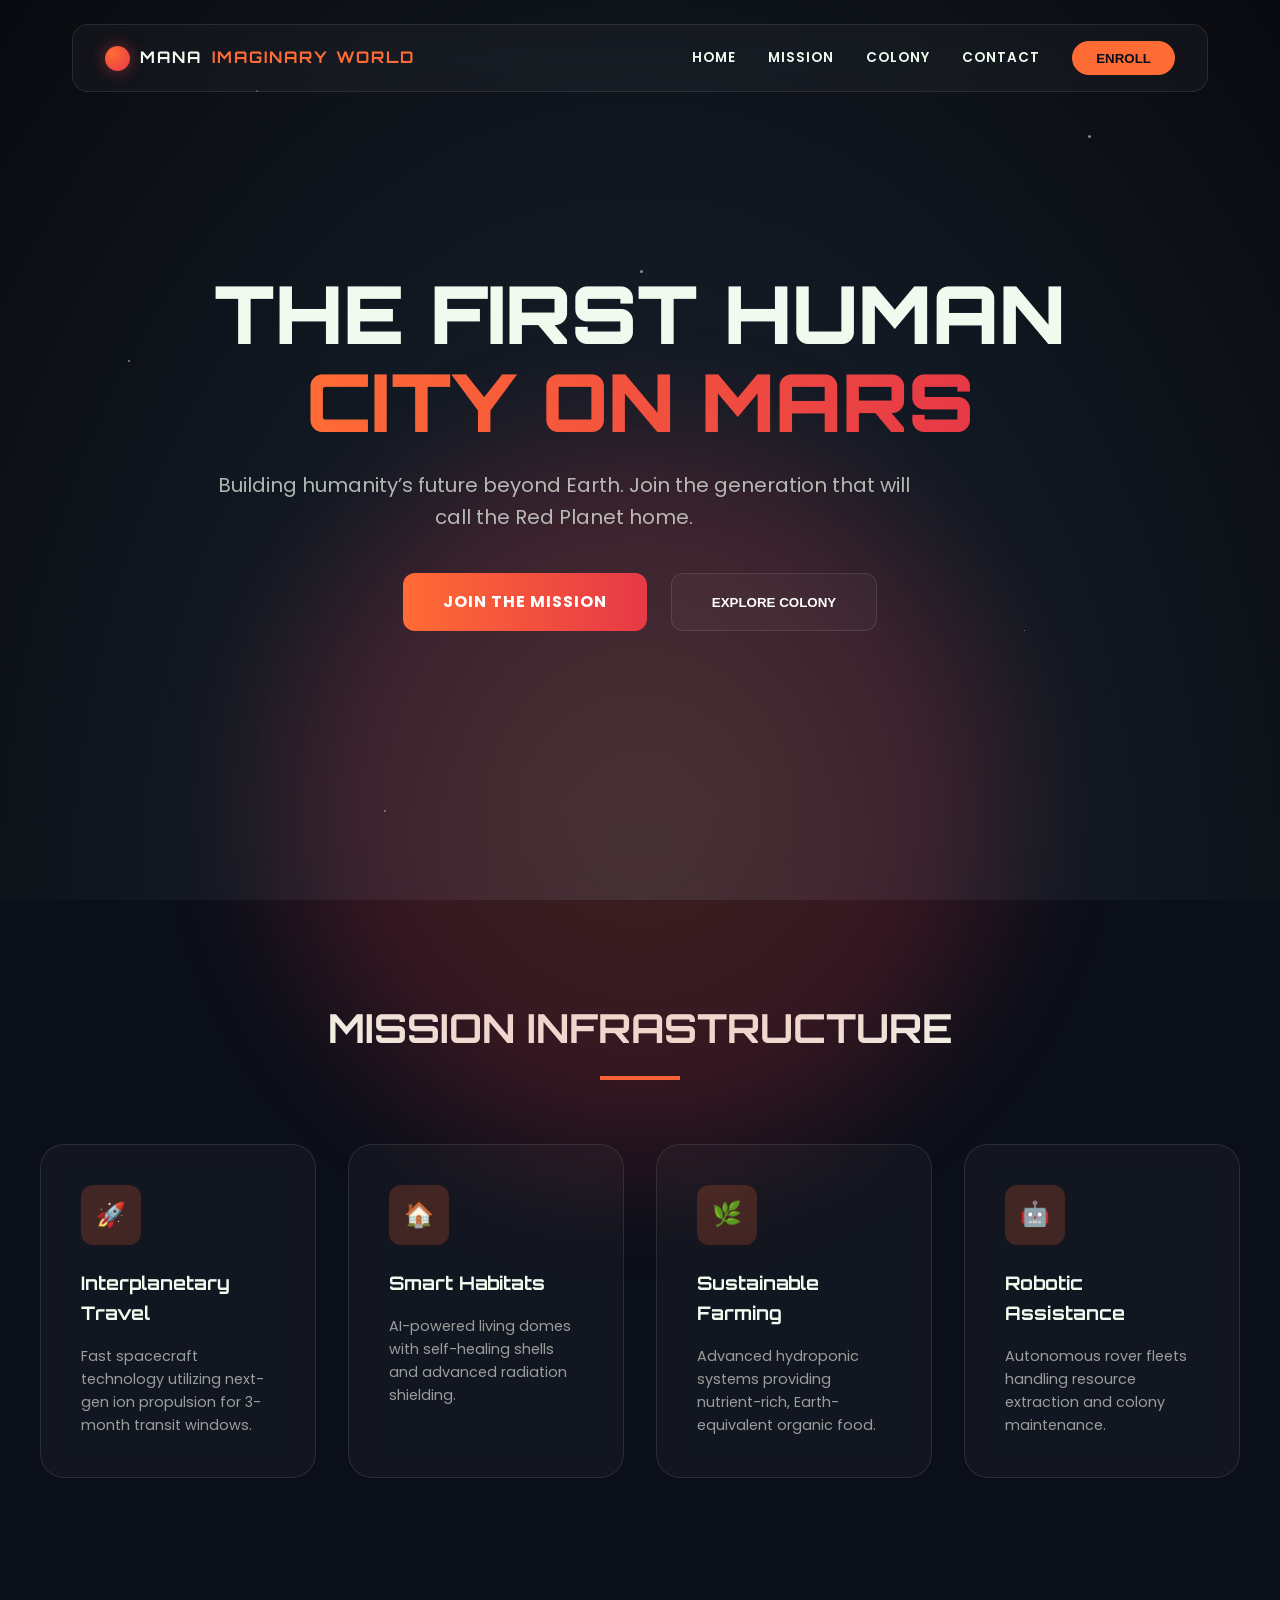
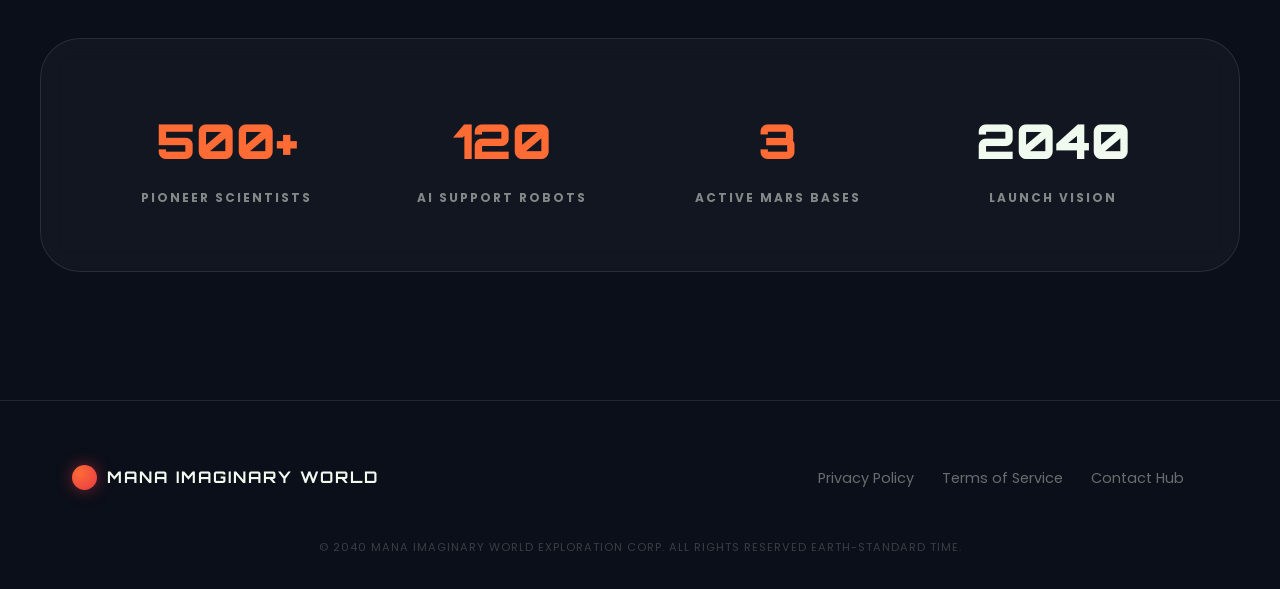
<file: task 1/index.html>
<!DOCTYPE html>
<html lang="en">
<head>
    <meta charset="UTF-8">
    <meta name="viewport" content="width=device-width, initial-scale=1.0">
    <title>Mana Imaginary World | The Future of Humanity</title>
    <!-- Fonts -->
    <link href="https://fonts.googleapis.com/css2?family=Orbitron:wght@400;700;900&family=Poppins:wght@300;400;600&display=swap" rel="stylesheet">
    <!-- Link to external CSS -->
    <link rel="stylesheet" href="style.css">
</head>
<body>

    <!-- Stars Background -->
    <div class="stars-container">
        <div class="star" style="top: 10%; left: 20%; width: 2px; height: 2px;"></div>
        <div class="star" style="top: 30%; left: 50%; width: 3px; height: 3px; animation-delay: 1s;"></div>
        <div class="star" style="top: 70%; left: 80%; width: 1px; height: 1px; animation-delay: 2s;"></div>
        <div class="star" style="top: 40%; left: 10%; width: 2px; height: 2px; animation-delay: 0.5s;"></div>
        <div class="star" style="top: 90%; left: 30%; width: 2px; height: 2px; animation-delay: 1.5s;"></div>
        <div class="star" style="top: 15%; left: 85%; width: 3px; height: 3px;"></div>
    </div>

    <header>
        <div class="container">
            <nav class="glass">
                <a href="#" class="logo">
                    <div class="mars-dot"></div>
                    MANA <span class="accent">IMAGINARY WORLD</span>
                </a>
                <div class="nav-links">
                    <a href="#home">Home</a>
                    <a href="#mission">Mission</a>
                    <a href="#colony">Colony</a>
                    <a href="#contact">Contact</a>
                    <button class="enroll-btn">ENROLL</button>
                </div>
            </nav>
        </div>
    </header>

    <main>
        <section id="home">
            <div class="hero-content container">
                <h1>THE FIRST HUMAN <br> <span class="gradient-text">CITY ON MARS</span></h1>
                <p class="hero-p">Building humanity’s future beyond Earth. Join the generation that will call the Red Planet home.</p>
                <div class="btn-group">
                    <a href="#mission" class="primary-btn">Join The Mission</a>
                    <button class="secondary-btn">Explore Colony</button>
                </div>
            </div>
            <div class="mars-bg"></div>
        </section>

        <section id="mission" class="container">
            <div class="section-title">
                <h2>Mission Infrastructure</h2>
                <div class="line"></div>
            </div>
            
            <div class="grid">
                <article class="card glass">
                    <div class="icon-box">🚀</div>
                    <h3>Interplanetary Travel</h3>
                    <p>Fast spacecraft technology utilizing next-gen ion propulsion for 3-month transit windows.</p>
                </article>
                <article class="card glass">
                    <div class="icon-box">🏠</div>
                    <h3>Smart Habitats</h3>
                    <p>AI-powered living domes with self-healing shells and advanced radiation shielding.</p>
                </article>
                <article class="card glass">
                    <div class="icon-box">🌿</div>
                    <h3>Sustainable Farming</h3>
                    <p>Advanced hydroponic systems providing nutrient-rich, Earth-equivalent organic food.</p>
                </article>
                <article class="card glass">
                    <div class="icon-box">🤖</div>
                    <h3>Robotic Assistance</h3>
                    <p>Autonomous rover fleets handling resource extraction and colony maintenance.</p>
                </article>
            </div>
        </section>

        <section id="colony" class="container">
            <div class="stats-banner glass">
                <div class="stat-item">
                    <p class="stat-number">500+</p>
                    <p class="stat-label">Pioneer Scientists</p>
                </div>
                <div class="stat-item">
                    <p class="stat-number">120</p>
                    <p class="stat-label">AI Support Robots</p>
                </div>
                <div class="stat-item">
                    <p class="stat-number">3</p>
                    <p class="stat-label">Active Mars Bases</p>
                </div>
                <div class="stat-item">
                    <p class="stat-number white">2040</p>
                    <p class="stat-label">Launch Vision</p>
                </div>
            </div>
        </section>
    </main>

    <footer id="contact">
        <div class="container footer-flex">
            <a href="#" class="logo">
                <div class="mars-dot"></div>
                MANA IMAGINARY WORLD
            </a>
            <div class="footer-links">
                <a href="#">Privacy Policy</a>
                <a href="#">Terms of Service</a>
                <a href="#">Contact Hub</a>
            </div>
        </div>
        <div class="copyright">
            &copy; 2040 Mana imaginary world Exploration Corp. All rights reserved Earth-standard time.
        </div>
    </footer>

</body>
</html>
</file>
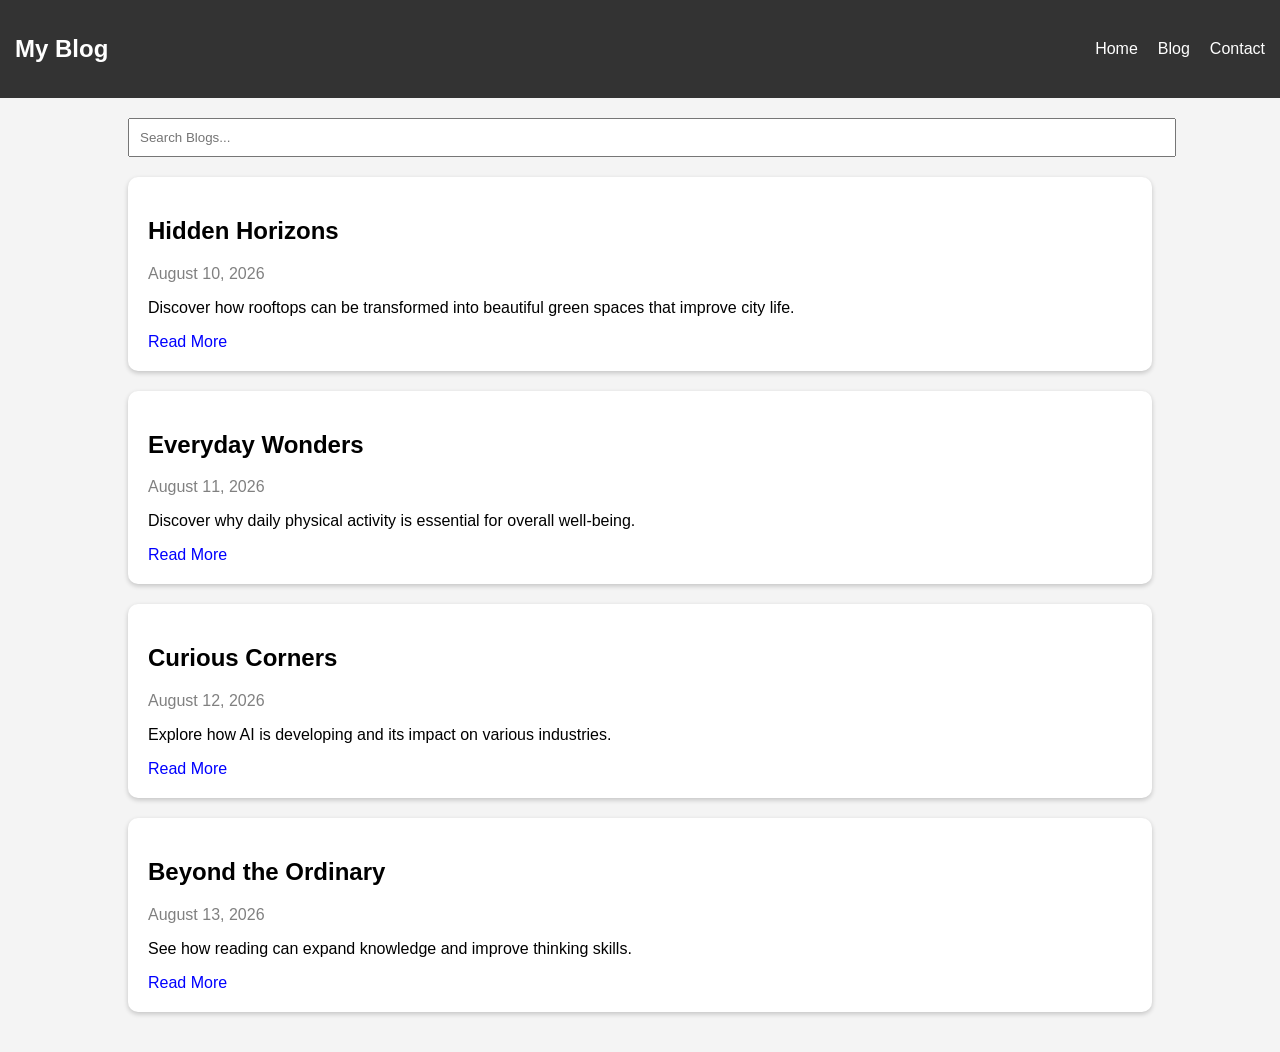
<file: task 4/index.html>
<!DOCTYPE html>
<html>
<head>
    <title>Nandini's Blog Website</title>
    <link rel="stylesheet" href="style.css">
</head>
<body>

<nav>
    <h1>My Blog</h1>
    <ul>
        <li><a href="index.html">Home</a></li>
        <li><a href="#">Blog</a></li>
        <li><a href="#">Contact</a></li>
    </ul>
</nav>

<div class="container">

    <input type="text" id="searchBox"
           placeholder="Search Blogs..."
           onkeyup="searchPosts()">

    <div class="blog-card">
        <h2>Hidden Horizons</h2>
        <p class="date">August 10, 2026</p>
        <p>Discover how rooftops can be transformed into beautiful green spaces that improve city life.</p>
        <a href="blog1.html">Read More</a>
    </div>

    <div class="blog-card">
        <h2>Everyday Wonders</h2>
        <p class="date">August 11, 2026</p>
        <p>Discover why daily physical activity is essential for overall well-being.</p>
        <a href="blog2.html">Read More</a>
    </div>

    <div class="blog-card">
        <h2>Curious Corners</h2>
        <p class="date">August 12, 2026</p>
        <p>Explore how AI is developing and its impact on various industries.</p>
        <a href="blog3.html">Read More</a>
    </div>

    <div class="blog-card">
        <h2>Beyond the Ordinary</h2>
        <p class="date">August 13, 2026</p>
        <p>See how reading can expand knowledge and improve thinking skills.</p>
        <a href="blog4.html">Read More</a>
    </div>

</div>

<script src="script.js"></script>

</body>
</html>
</file>
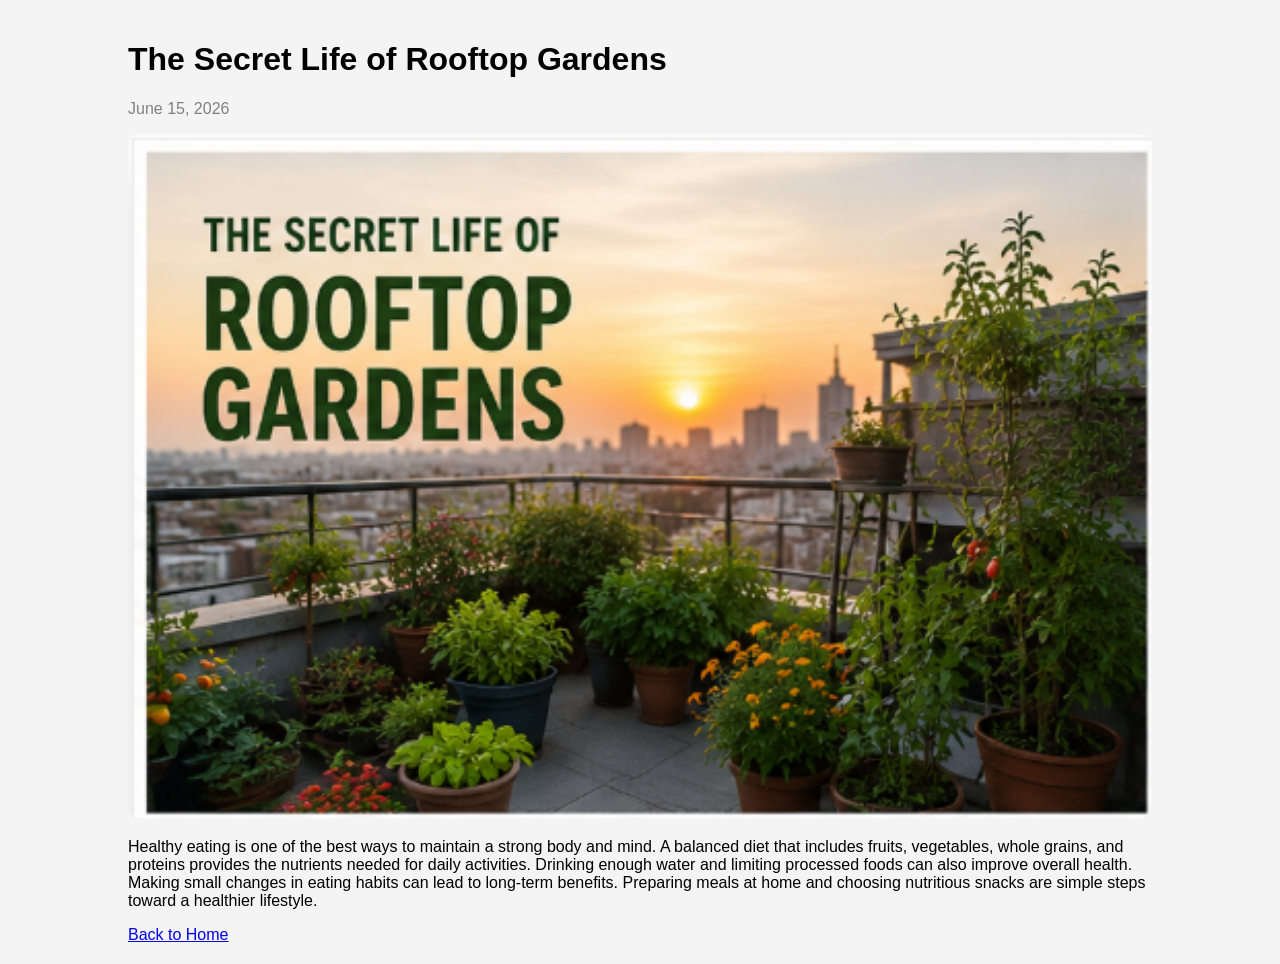
<file: task 4/blog1.html>
<!DOCTYPE html>
<html>
<head>
    <title>The Secret Life of Rooftop Gardens</title>
    <link rel="stylesheet" href="style.css">
</head>
<body>

<div class="detail">
    <h1>The Secret Life of Rooftop Gardens</h1>
    <p class="date">June 15, 2026</p>

    <img src="blog1.png">

    <p>
        Healthy eating is one of the best ways to maintain a strong body and mind.
         A balanced diet that includes fruits, vegetables, whole grains,
          and proteins provides the nutrients needed for daily activities.
         Drinking enough water and limiting processed foods can also improve overall health.
         Making small changes in eating habits can lead to long-term benefits. 
         Preparing meals at home and choosing nutritious snacks are simple steps toward a healthier lifestyle.
    </p>

    <a href="index.html">Back to Home</a>
</div>

</body>
</html>
</file>
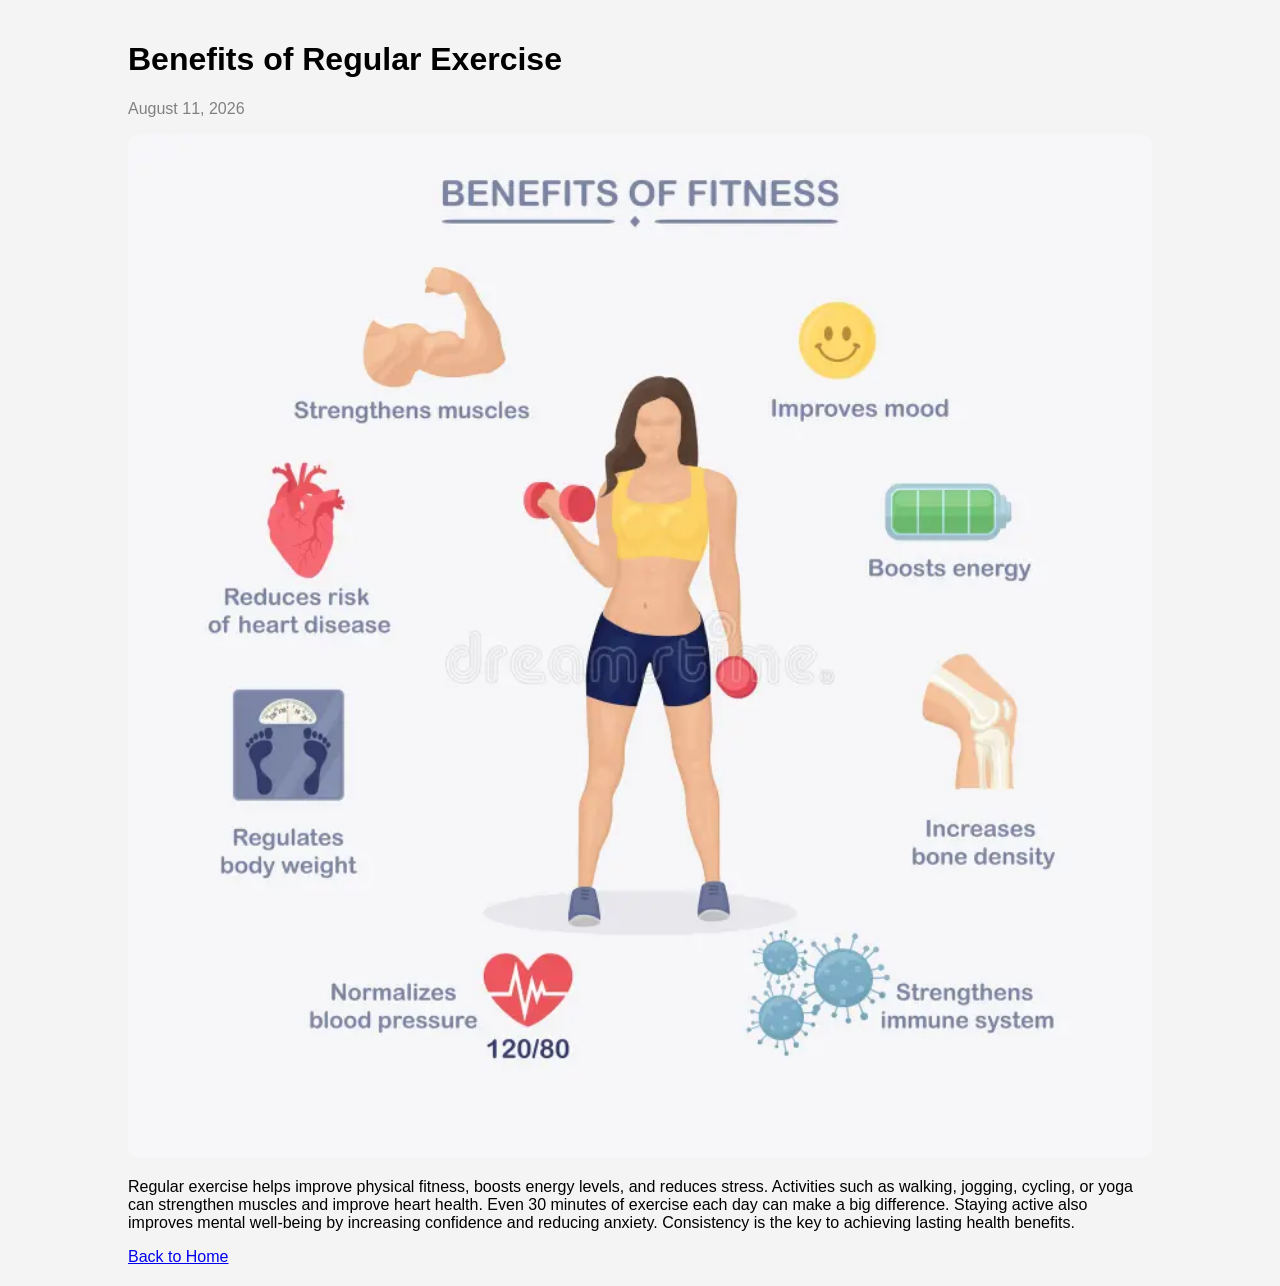
<file: task 4/blog2.html>
<!DOCTYPE html>
<html>
<head>
    <title>Benefits of Regular Exercise</title>
    <link rel="stylesheet" href="style.css">
</head>
<body>

<div class="detail">
    <h1>Benefits of Regular Exercise</h1>
    <p class="date">August 11, 2026</p>

    <img src="blog2.png">

    <p>
        Regular exercise helps improve physical fitness, boosts energy levels, and reduces stress. 
        Activities such as walking, jogging, cycling, or yoga can strengthen muscles and improve heart health. 
        Even 30 minutes of exercise each day can make a big difference.
        Staying active also improves mental well-being by increasing confidence and reducing anxiety. 
        Consistency is the key to achieving lasting health benefits.
    </p>

    <a href="index.html">Back to Home</a>
</div>

</body>
</html>
</file>
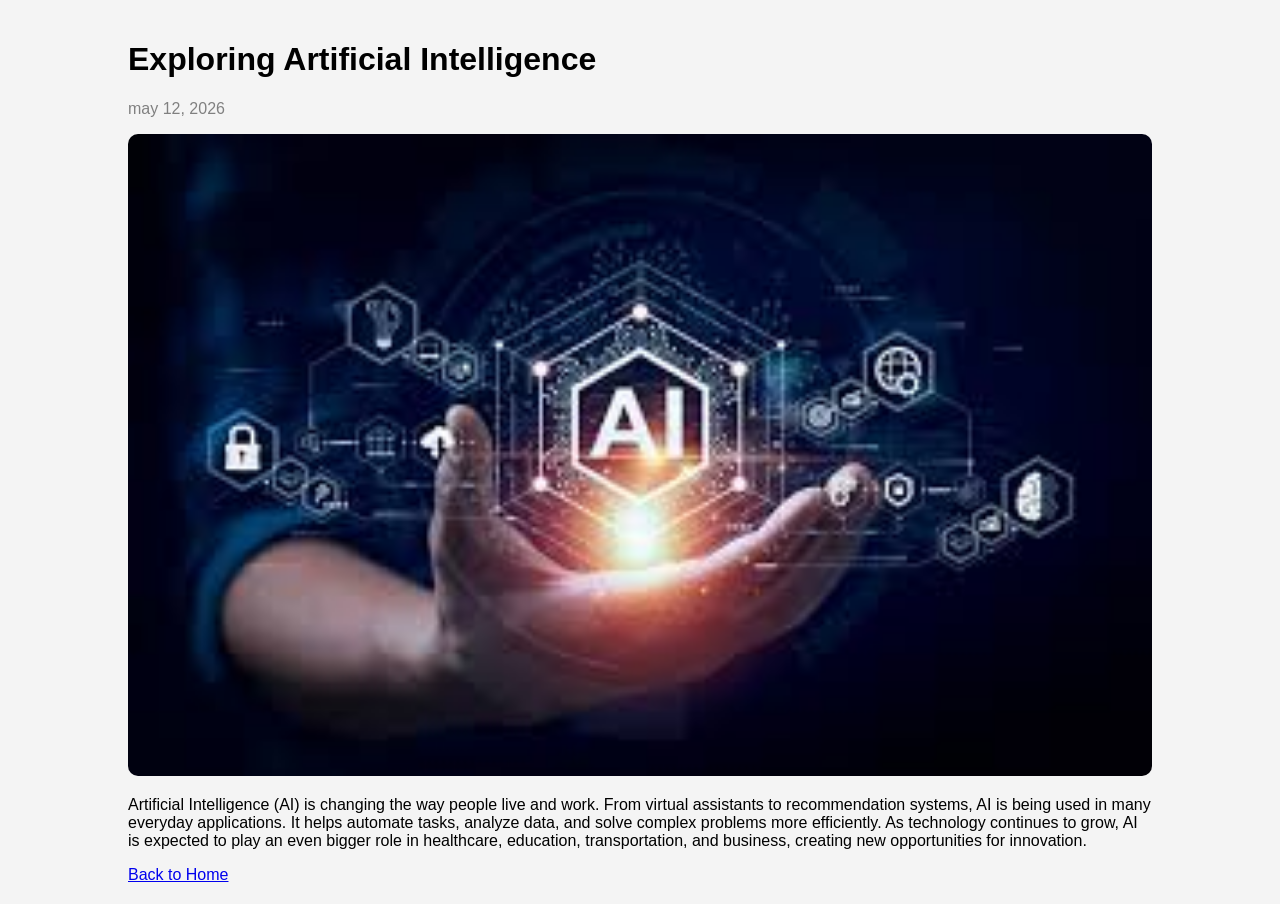
<file: task 4/blog3.html>
<!DOCTYPE html>
<html>
<head>
    <title>Exploring Artificial Intelligence</title>
    <link rel="stylesheet" href="style.css">
</head>
<body>

<div class="detail">
    <h1>Exploring Artificial Intelligence</h1>
    <p class="date">may 12, 2026</p>

    <img src="blog3.png">

    <p>
        Artificial Intelligence (AI) is changing the way people live and work. 
        From virtual assistants to recommendation systems, 
        AI is being used in many everyday applications. 
        It helps automate tasks, analyze data, and solve complex problems more efficiently.
        As technology continues to grow, AI is expected to play an even bigger role in healthcare,
         education, transportation, and business, creating new opportunities for innovation.
    </p>

    <a href="index.html">Back to Home</a>
</div>

</body>
</html>
</file>
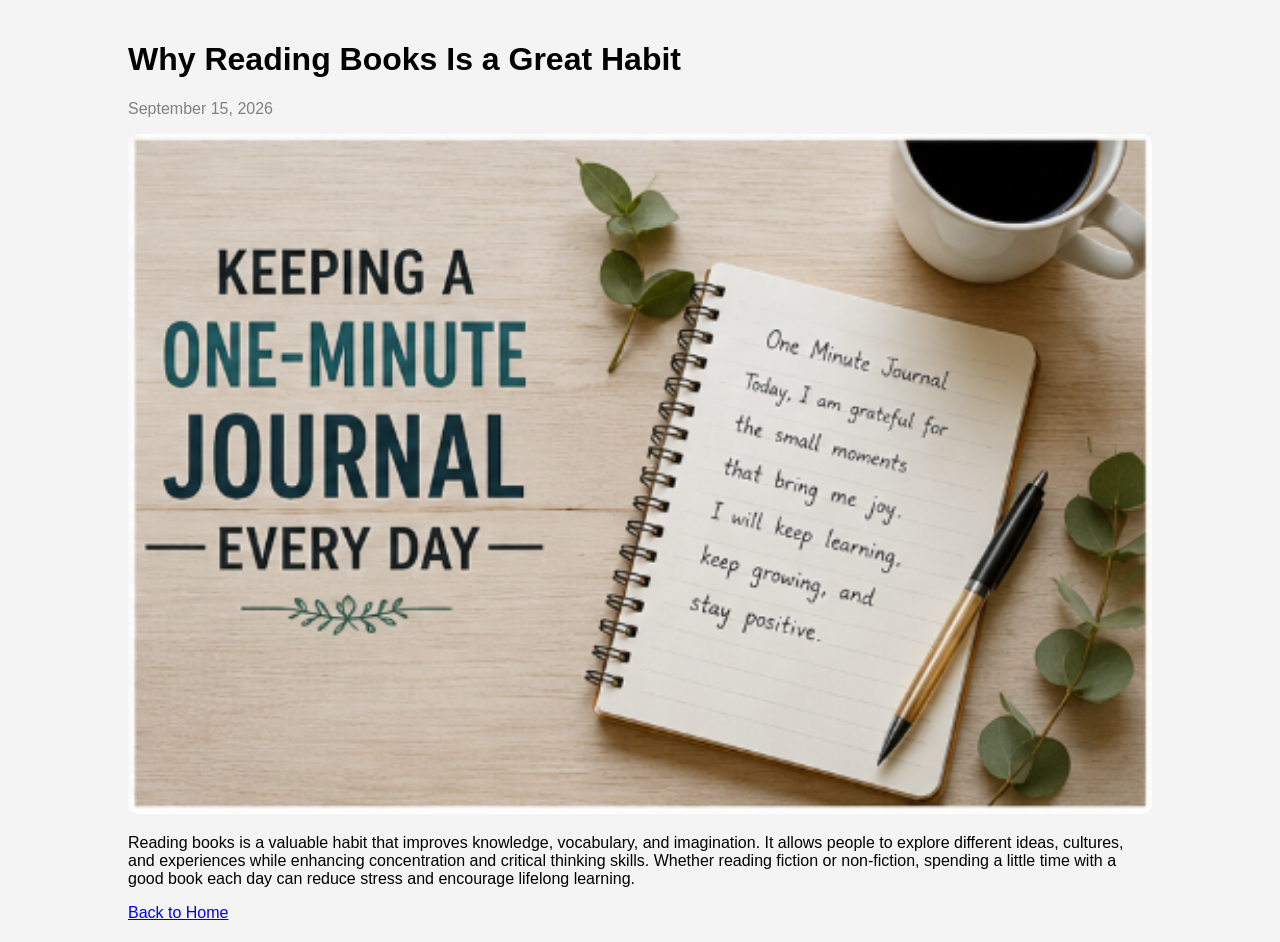
<file: task 4/blog4.html>
<!DOCTYPE html>
<html>
<head>
    <title>Why Reading Books Is a Great Habit</title>
    <link rel="stylesheet" href="style.css">
</head>
<body>

<div class="detail">
    <h1>Why Reading Books Is a Great Habit</h1>
    <p class="date">September 15, 2026</p>

    <img src="blog4.png">

    <p>
        Reading books is a valuable habit that improves knowledge, vocabulary, and imagination. 
        It allows people to explore different ideas, cultures, and 
        experiences while enhancing concentration and critical thinking skills.
        Whether reading fiction or non-fiction, spending a little time with a 
        good book each day can reduce stress and encourage lifelong learning.
        
    </p>

    <a href="index.html">Back to Home</a>
</div>

</body>
</html>
</file>
<file: task 1/style.css>
/* --- CSS VARIABLES & RESET --- */
:root {
    --space-black: #0B0F19;
    --mars-orange: #FF6B35;
    --deep-red: #E63946;
    --soft-white: #F1FAEE;
    --glass-bg: rgba(255, 255, 255, 0.03);
    --glass-border: rgba(255, 255, 255, 0.1);
}

* {
    margin: 0;
    padding: 0;
    box-sizing: border-box;
    scroll-behavior: smooth;
}

body {
    background-color: var(--space-black);
    color: var(--soft-white);
    font-family: 'Poppins', sans-serif;
    overflow-x: hidden;
    line-height: 1.6;
}

/* --- BACKGROUND STARFIELD --- */
.stars-container {
    position: fixed;
    top: 0;
    left: 0;
    width: 100%;
    height: 100%;
    z-index: -1;
    background: radial-gradient(ellipse at bottom, #1B2735 0%, #090A0F 100%);
    overflow: hidden;
}

.star {
    position: absolute;
    background: white;
    border-radius: 50%;
    opacity: 0.5;
    animation: twinkle 3s infinite ease-in-out;
}

/* --- LAYOUT COMPONENTS --- */
.container {
    max-width: 1200px;
    margin: 0 auto;
    padding: 0 2rem;
}

.glass {
    background: var(--glass-bg);
    backdrop-filter: blur(12px);
    -webkit-backdrop-filter: blur(12px);
    border: 1px solid var(--glass-border);
}

/* --- HEADER & NAV --- */
header {
    position: fixed;
    top: 0;
    width: 100%;
    z-index: 100;
    padding-top: 1.5rem;
}

nav {
    display: flex;
    justify-content: space-between;
    align-items: center;
    padding: 1rem 2rem;
    border-radius: 1rem;
}

.logo {
    display: flex;
    align-items: center;
    gap: 10px;
    font-family: 'Orbitron', sans-serif;
    font-weight: bold;
    letter-spacing: 2px;
    text-decoration: none;
    color: var(--soft-white);
}

.accent {
    color: var(--mars-orange);
}

.mars-dot {
    width: 25px;
    height: 25px;
    border-radius: 50%;
    background: radial-gradient(circle at 30% 30%, var(--mars-orange), var(--deep-red));
    box-shadow: 0 0 15px rgba(230, 57, 70, 0.5);
}

.nav-links {
    display: flex;
    gap: 2rem;
    align-items: center;
}

.nav-links a {
    text-decoration: none;
    color: var(--soft-white);
    text-transform: uppercase;
    font-size: 0.85rem;
    font-weight: 600;
    letter-spacing: 1px;
    transition: color 0.3s;
}

.nav-links a:hover {
    color: var(--mars-orange);
}

.enroll-btn {
    background: var(--mars-orange);
    color: var(--space-black);
    padding: 0.6rem 1.5rem;
    border-radius: 50px;
    border: none;
    font-weight: bold;
    cursor: pointer;
    transition: all 0.3s;
}

.enroll-btn:hover {
    background: white;
    box-shadow: 0 0 20px var(--mars-orange);
}

/* --- HERO SECTION --- */
#home {
    min-height: 100vh;
    display: flex;
    flex-direction: column;
    justify-content: center;
    align-items: center;
    text-align: center;
    position: relative;
}

.hero-content {
    z-index: 10;
    animation: float 6s ease-in-out infinite;
}

h1 {
    font-family: 'Orbitron', sans-serif;
    font-size: clamp(2.5rem, 8vw, 5rem);
    font-weight: 900;
    line-height: 1.1;
    margin-bottom: 1.5rem;
}

.gradient-text {
    background: linear-gradient(90deg, var(--mars-orange), var(--deep-red));
    -webkit-background-clip: text;
    -webkit-text-fill-color: transparent;
}

.hero-p {
    font-size: 1.25rem;
    color: rgba(241, 250, 238, 0.7);
    max-width: 700px;
    margin-bottom: 2.5rem;
}

.btn-group {
    display: flex;
    gap: 1.5rem;
    justify-content: center;
}

.primary-btn {
    background: linear-gradient(to right, var(--mars-orange), var(--deep-red));
    color: white;
    padding: 1rem 2.5rem;
    border-radius: 0.75rem;
    text-decoration: none;
    font-weight: bold;
    text-transform: uppercase;
    letter-spacing: 1px;
    transition: transform 0.3s, box-shadow 0.3s;
}

.secondary-btn {
    background: var(--glass-bg);
    border: 1px solid var(--glass-border);
    color: white;
    padding: 1rem 2.5rem;
    border-radius: 0.75rem;
    font-weight: bold;
    text-transform: uppercase;
    cursor: pointer;
    transition: background 0.3s;
}

.primary-btn:hover {
    transform: translateY(-3px);
    box-shadow: 0 10px 25px rgba(255, 107, 53, 0.4);
}

.mars-bg {
    position: absolute;
    bottom: -300px;
    width: 800px;
    height: 800px;
    background: radial-gradient(circle at center, var(--mars-orange) 0%, var(--deep-red) 50%, transparent 80%);
    border-radius: 50%;
    opacity: 0.2;
    filter: blur(50px);
    pointer-events: none;
}

/* --- MISSION CARDS --- */
#mission {
    padding: 6rem 0;
}

.section-title {
    text-align: center;
    margin-bottom: 4rem;
}

.section-title h2 {
    font-family: 'Orbitron', sans-serif;
    font-size: 2.5rem;
    text-transform: uppercase;
    margin-bottom: 1rem;
}

.line {
    width: 80px;
    height: 4px;
    background: var(--mars-orange);
    margin: 0 auto;
}

.grid {
    display: grid;
    grid-template-columns: repeat(auto-fit, minmax(250px, 1fr));
    gap: 2rem;
}

.card {
    padding: 2.5rem;
    border-radius: 1.5rem;
    transition: all 0.4s;
}

.card:hover {
    border-color: var(--mars-orange);
    transform: scale(1.03);
}

.icon-box {
    width: 60px;
    height: 60px;
    background: rgba(255, 107, 53, 0.2);
    border-radius: 12px;
    display: flex;
    align-items: center;
    justify-content: center;
    margin-bottom: 1.5rem;
    font-size: 1.5rem;
}

.card h3 {
    font-family: 'Orbitron', sans-serif;
    margin-bottom: 1rem;
}

.card p {
    font-size: 0.9rem;
    color: rgba(241, 250, 238, 0.6);
}

/* --- STATS SECTION --- */
#colony {
    padding: 4rem 0;
}

.stats-banner {
    display: grid;
    grid-template-columns: repeat(auto-fit, minmax(150px, 1fr));
    gap: 2rem;
    padding: 4rem;
    border-radius: 2.5rem;
    text-align: center;
}

.stat-number {
    font-family: 'Orbitron', sans-serif;
    font-size: 3rem;
    font-weight: 900;
    color: var(--mars-orange);
    margin-bottom: 0.5rem;
}

.stat-number.white {
    color: var(--soft-white);
}

.stat-label {
    text-transform: uppercase;
    font-size: 0.75rem;
    letter-spacing: 2px;
    color: rgba(241, 250, 238, 0.5);
    font-weight: bold;
}

/* --- FOOTER --- */
footer {
    padding: 4rem 0 2rem;
    border-top: 1px solid var(--glass-border);
    margin-top: 4rem;
}

.footer-flex {
    display: flex;
    justify-content: space-between;
    align-items: center;
    flex-wrap: wrap;
    gap: 2rem;
}

.footer-links a {
    color: rgba(241, 250, 238, 0.4);
    text-decoration: none;
    margin-right: 1.5rem;
    font-size: 0.9rem;
    transition: color 0.3s;
}

.footer-links a:hover {
    color: var(--mars-orange);
}

.copyright {
    text-align: center;
    margin-top: 3rem;
    font-size: 0.7rem;
    color: rgba(241, 250, 238, 0.2);
    text-transform: uppercase;
    letter-spacing: 1px;
}

/* --- ANIMATIONS --- */
@keyframes float {
    0%, 100% { transform: translateY(0); }
    50% { transform: translateY(-20px); }
}

@keyframes twinkle {
    0%, 100% { opacity: 0.3; }
    50% { opacity: 1; }
}

/* --- RESPONSIVE --- */
@media (max-width: 768px) {
    .nav-links { display: none; }
    .btn-group { flex-direction: column; }
    h1 { font-size: 2.5rem; }
    .stats-banner { padding: 2rem; }
}
</file>
<file: task 4/style.css>
body{
    font-family: Arial, sans-serif;
    margin:0;
    background:#f4f4f4;
}

nav{
    background:#333;
    color:white;
    padding:15px;
    display:flex;
    justify-content:space-between;
    align-items:center;
}

nav ul{
    list-style:none;
    display:flex;
}

nav ul li{
    margin-left:20px;
}

nav ul li a{
    color:white;
    text-decoration:none;
}

.container{
    width:80%;
    margin:auto;
    padding:20px;
}

#searchBox{
    width:100%;
    padding:10px;
    margin-bottom:20px;
}

.blog-card{
    background:white;
    padding:20px;
    margin-bottom:20px;
    border-radius:10px;
    box-shadow:0 2px 5px rgba(0,0,0,0.2);
}

.blog-card:hover{
    transform:scale(1.02);
}

.date{
    color:gray;
}

.blog-card a{
    text-decoration:none;
    color:blue;
}

.detail{
    width:80%;
    margin:auto;
    padding:20px;
}

.detail img{
    width:100%;
    border-radius:10px;
}
</file>
